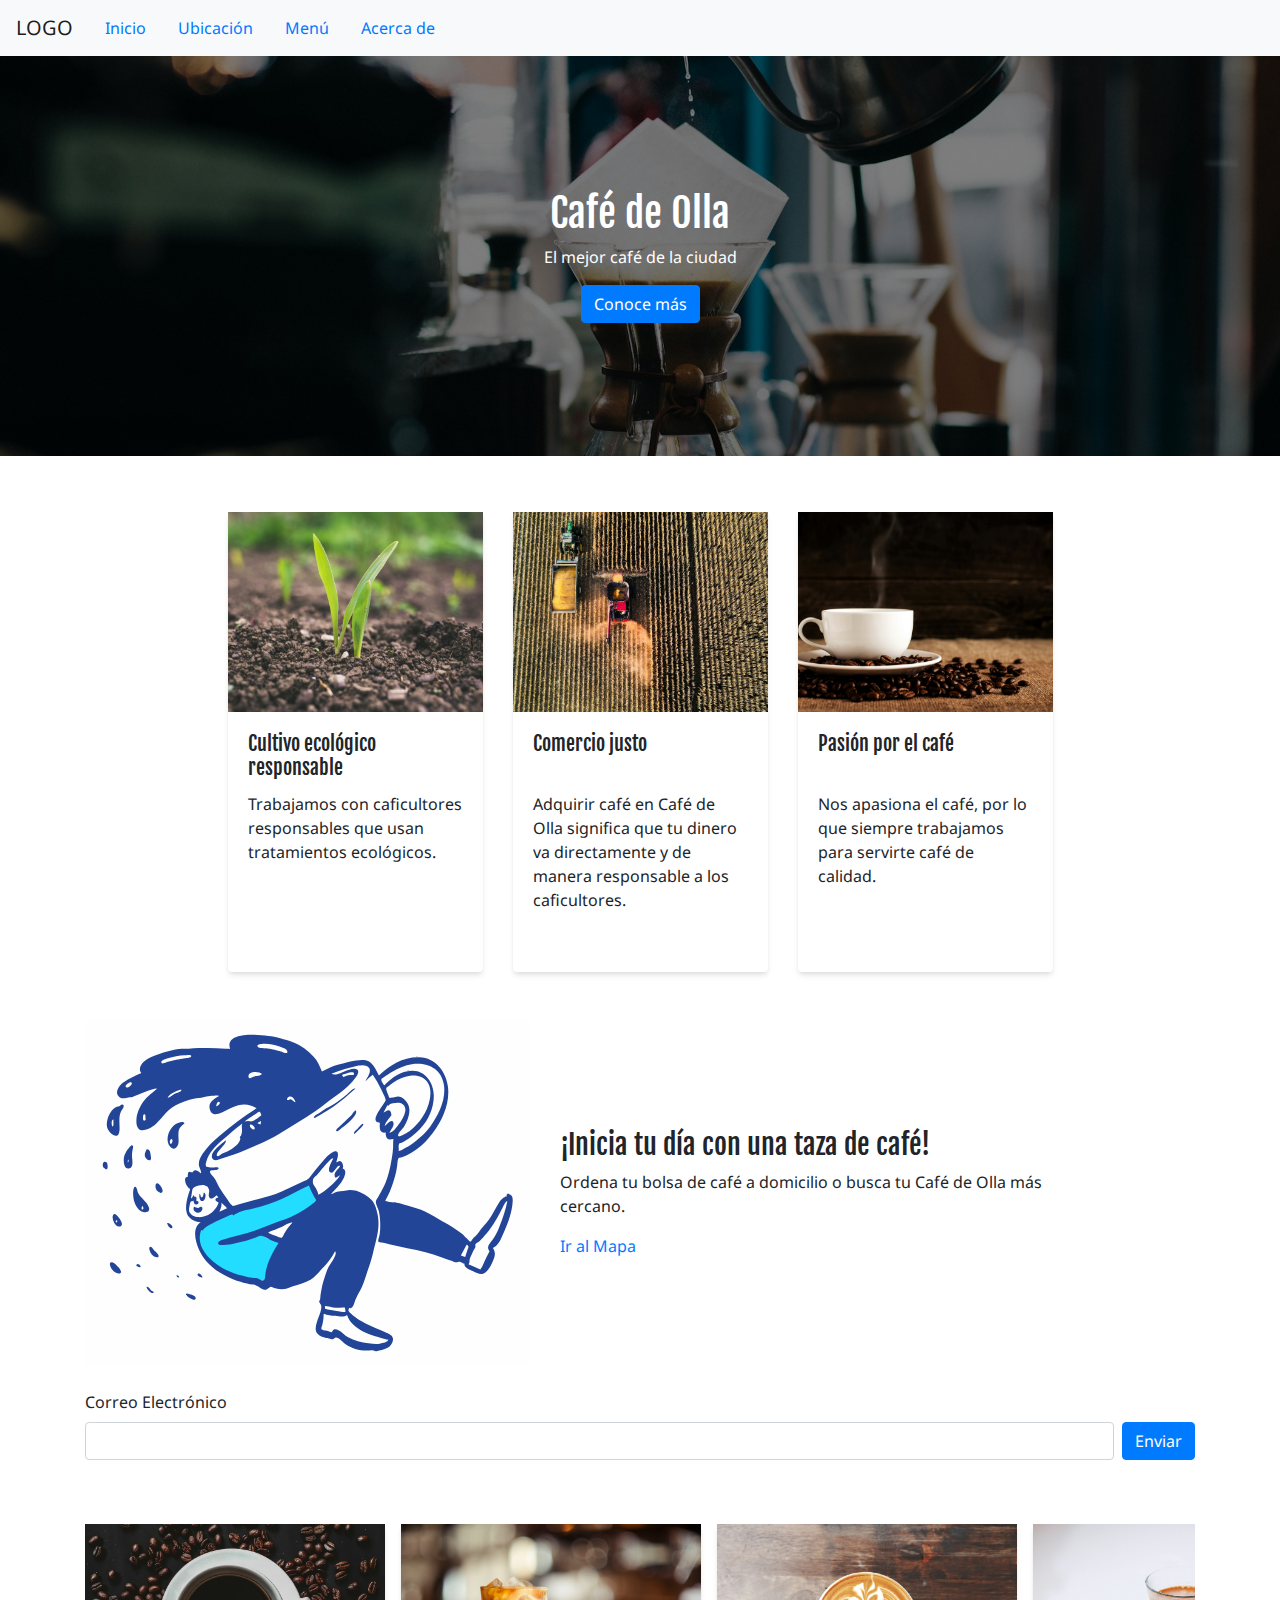
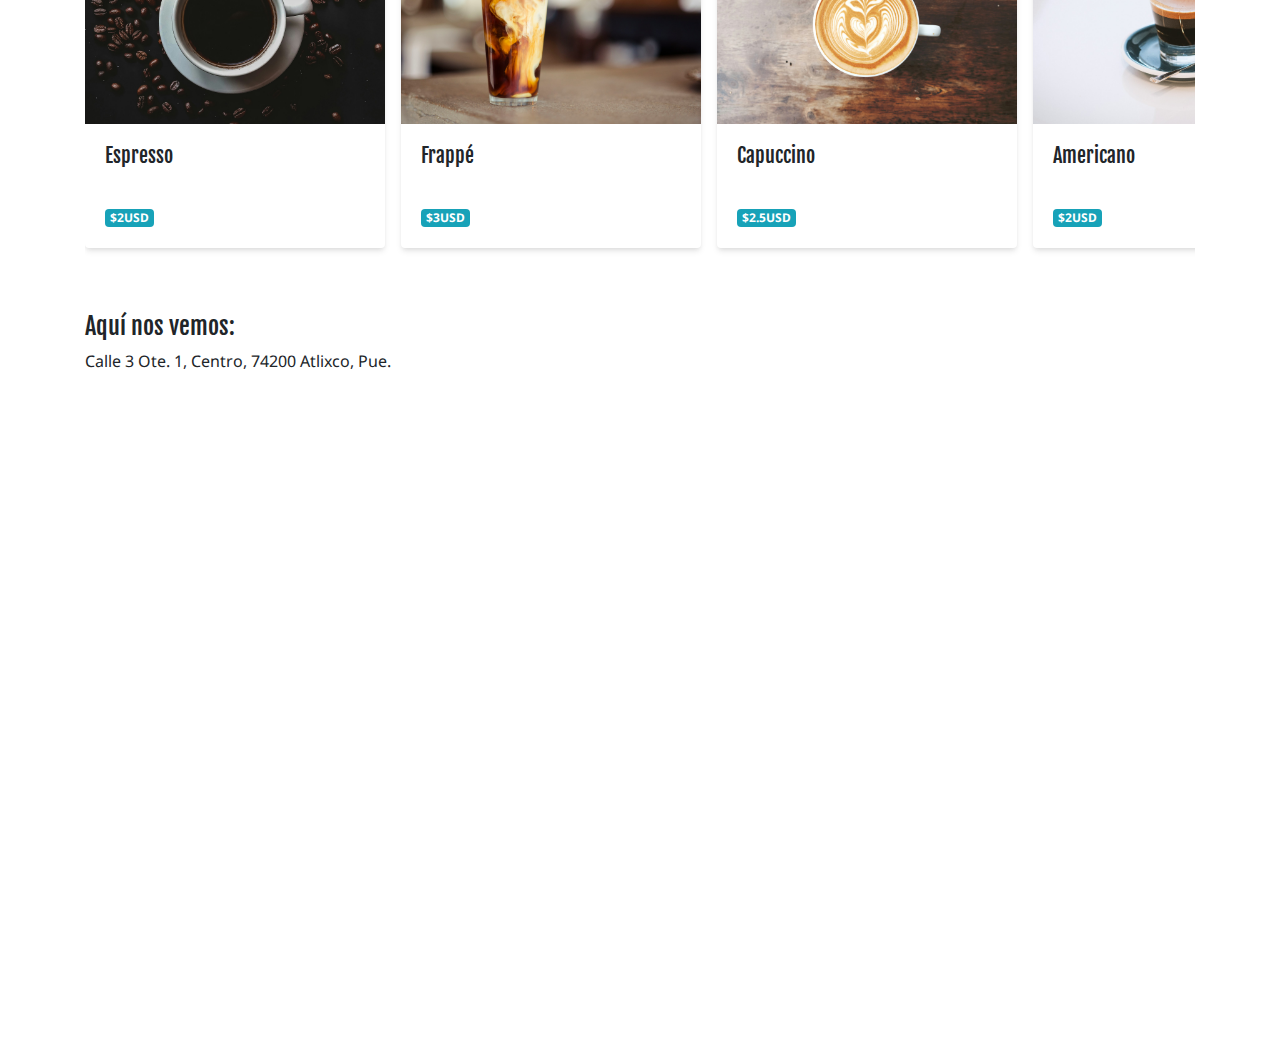
<file: index.html>
<!DOCTYPE html>
<html lang="en">
<head>
    <title>Diego Orzuna Vazquez 5E</title>
    <meta charset="UTF-8">
    <meta http-equiv="X-UA-Compatible" content="IE=edge"/>
    <meta name="viewport" content="width=device-width, initial-scale=1.0">

    <link rel="icon" type="image/x-icon" href="icono.ico">

    <link rel="stylesheet" href="https://cdn.jsdelivr.net/npm/bootstrap@4.3.1/dist/css/bootstrap.min.css" integrity="sha384-ggOyR0iXCbMQv3Xipma34MD+dH/1fQ784/j6cY/iJTQUOhcWr7x9JvoRxT2MZw1T" crossorigin="anonymous">
    <link rel="stylesheet" href="style.css">

    <link href="https://fonts.googleapis.com/css2?family=Fjalla+One&family=Noto+Sans:ital,wght@0,100..900;1,100..900&display=swap" rel="stylesheet">
</head>
<body>
    <header>
        <nav class="navbar navbar-expand-lg navbar-light bg-light">
            <a class="navbar-brand" href="./">LOGO</a>

                <ul class="nav">
                    <li class="nav-item active">
                        <a class="nav-link" href="./">Inicio</a>
                    </li>
                    <li class="nav-item">
                        <a class="nav-link" href="#mapa">Ubicación</a>
                    </li>
                    <li class="nav-item">
                        <a class="nav-link" href="#menu">Menú</a>
                    </li>
                    <li class="nav-item">
                        <a class="nav-link" href="acercade.html">Acerca de</a>
                    </li>
                </ul>
        </nav>
        <div class="cover d-flex justify-content-center align-items-center flex-column">
            <h1>
                Café de Olla
            </h1>
            <p>
                El mejor café de la ciudad
            </p>
            <a href="https://www.elglobo.com.mx/collections/bebidas" class="btn btn-primary">
            Conoce más
            </a>
        </div>
    </header>
    
    <section>
        <div class="container mt-5 mb-5">
            <div class="row justify-content-center">
                <div class="col-12 col-sm-6 col-md-4 col-lg-3 mt-2">
                    <div class="card">
                        <div title="Planta Creciendo" class="cover cover-small" style="background-image: url(carta_1.jpg);">
                        </div>
                        <div class="card-body">
                            <h5 class="card-title">Cultivo ecológico responsable</h5>
                            <p class="card-text">
                                Trabajamos con caficultores responsables que usan tratamientos ecológicos.
                            </p>
                        </div>
                    </div>
                </div>

                <div class="col-12 col-sm-6 col-md-4 col-lg-3 mt-2">
                    <div class="card">
                        <div title="Tractor Trabajando" class="cover cover-small" style="background-image: url(carta_2.jpg);">
                        </div>
                        <div class="card-body">
                            <h5 class="card-title">Comercio justo</h5>
                            <p class="card-text">
                                Adquirir café en Café de Olla significa que tu dinero va directamente y de manera responsable a los caficultores.
                            </p>
                        </div>
                    </div>
                </div>

                <div class="col-12 col-sm-6 col-md-4 col-lg-3 mt-2">
                    <div class="card">
                        <div title="Taza de café" class="cover cover-small" style="background-image: url(carta_3.jpg);">
                        </div>
                        <div class="card-body">
                            <h5 class="card-title">Pasión por el café</h5>
                            <p class="card-text">
                                Nos apasiona el café, por lo que siempre trabajamos para servirte café de calidad.
                            </p>
                        </div>
                    </div>
                </div>

            </div>
        </div>
    </section>

    <section>
        <div class="container mt-5 mb-5">
            <div class="row align-items-center">
                <div class="col-12 col-sm-6 col-lg-5">
                    <img 
                        src="doodle.svg" 
                        alt="Una persona derramando café"
                        class="img-fluid"
                    />
                </div>

                <div class="col-12 col-sm-6">
                    <h3>
                        ¡Inicia tu día con una taza de café!
                    </h3>
                    <p>
                        Ordena tu bolsa de café a domicilio o busca tu Café de Olla más cercano.
                    </p>
                    <a href="#mapa">Ir al Mapa</a>
                </div>
            </div>

            <form action="" class="mt-4">
                <label for="email">Correo Electrónico</label>
                <div class="d-flex">
                    <div class="flex-fill mr-2">
                        <input type="email" id="email" class="form-control" />
                    </div>

                    <button type="submit" class="btn btn-primary">
                        Enviar
                    </button>
                </div> 
            </form>
        </div>
    </section>

    <section>
        <!-- Tira de productos -->
        <div class="container mt-5 mb-5" id="menu">
            <div class="product-stripe">
                <div class="stripe-container">
                    <div class="card">
                        <div title="Taza de Espresso" 
                        class="cover cover-small" 
                        style="background-image: url(rueda_1.jpg);">
                        </div>
                        <div class="card-body">
                            <h5 class="card-title">Espresso</h5>
                            <span class="badge badge-info">$2USD</span>
                        </div>
                    </div>

                    <div class="card">
                        <div title="Taza de Frappe" 
                        class="cover cover-small" 
                        style="background-image: url(rueda_4.jpg);">
                        </div>
                        <div class="card-body">
                            <h5 class="card-title">Frappé</h5>
                            <span class="badge badge-info">$3USD</span>
                        </div>
                    </div>

                    <div class="card">
                        <div title="Taza de Capuccino" 
                        class="cover cover-small" 
                        style="background-image: url(rueda_2.jpg);">
                        </div>
                        <div class="card-body">
                            <h5 class="card-title">Capuccino</h5>
                            <span class="badge badge-info">$2.5USD</span>
                        </div>
                    </div>

                    <div class="card">
                        <div title="Taza de Americano" 
                        class="cover cover-small" 
                        style="background-image: url(rueda_3.jpg);">
                        </div>
                        <div class="card-body">
                            <h5 class="card-title">Americano</h5>
                            <span class="badge badge-info">$2USD</span>
                        </div>
                    </div>
                </div>
            </div>
        </div>
    </section>

    <!-- Mapa -->
    <section>
        <div class="container mt-5 mb-5" id="mapa">
            <h4>
                Aquí nos vemos:
            </h4>
            <p>
                Calle 3 Ote. 1, Centro, 74200 Atlixco, Pue.
            </p>
            <div class="responsive-iframe">
                <iframe src="https://www.google.com/maps/embed?pb=!1m18!1m12!1m3!1d722.4057524858079!2d-98.43505152399034!3d18.90782674110435!2m3!1f0!2f0!3f0!3m2!1i1024!2i768!4f13.1!3m3!1m2!1s0x85cfb4797ef4e6d9%3A0xe50aa0b71c650e78!2sPARISINA%20ATLIXCO!5e0!3m2!1ses-419!2smx!4v1759539522295!5m2!1ses-419!2smx" width="600" height="450" style="border:0;" allowfullscreen="" loading="lazy" referrerpolicy="no-referrer-when-downgrade"></iframe>
            </div>
        </div>
    </section>
</body>
</html>
</file>
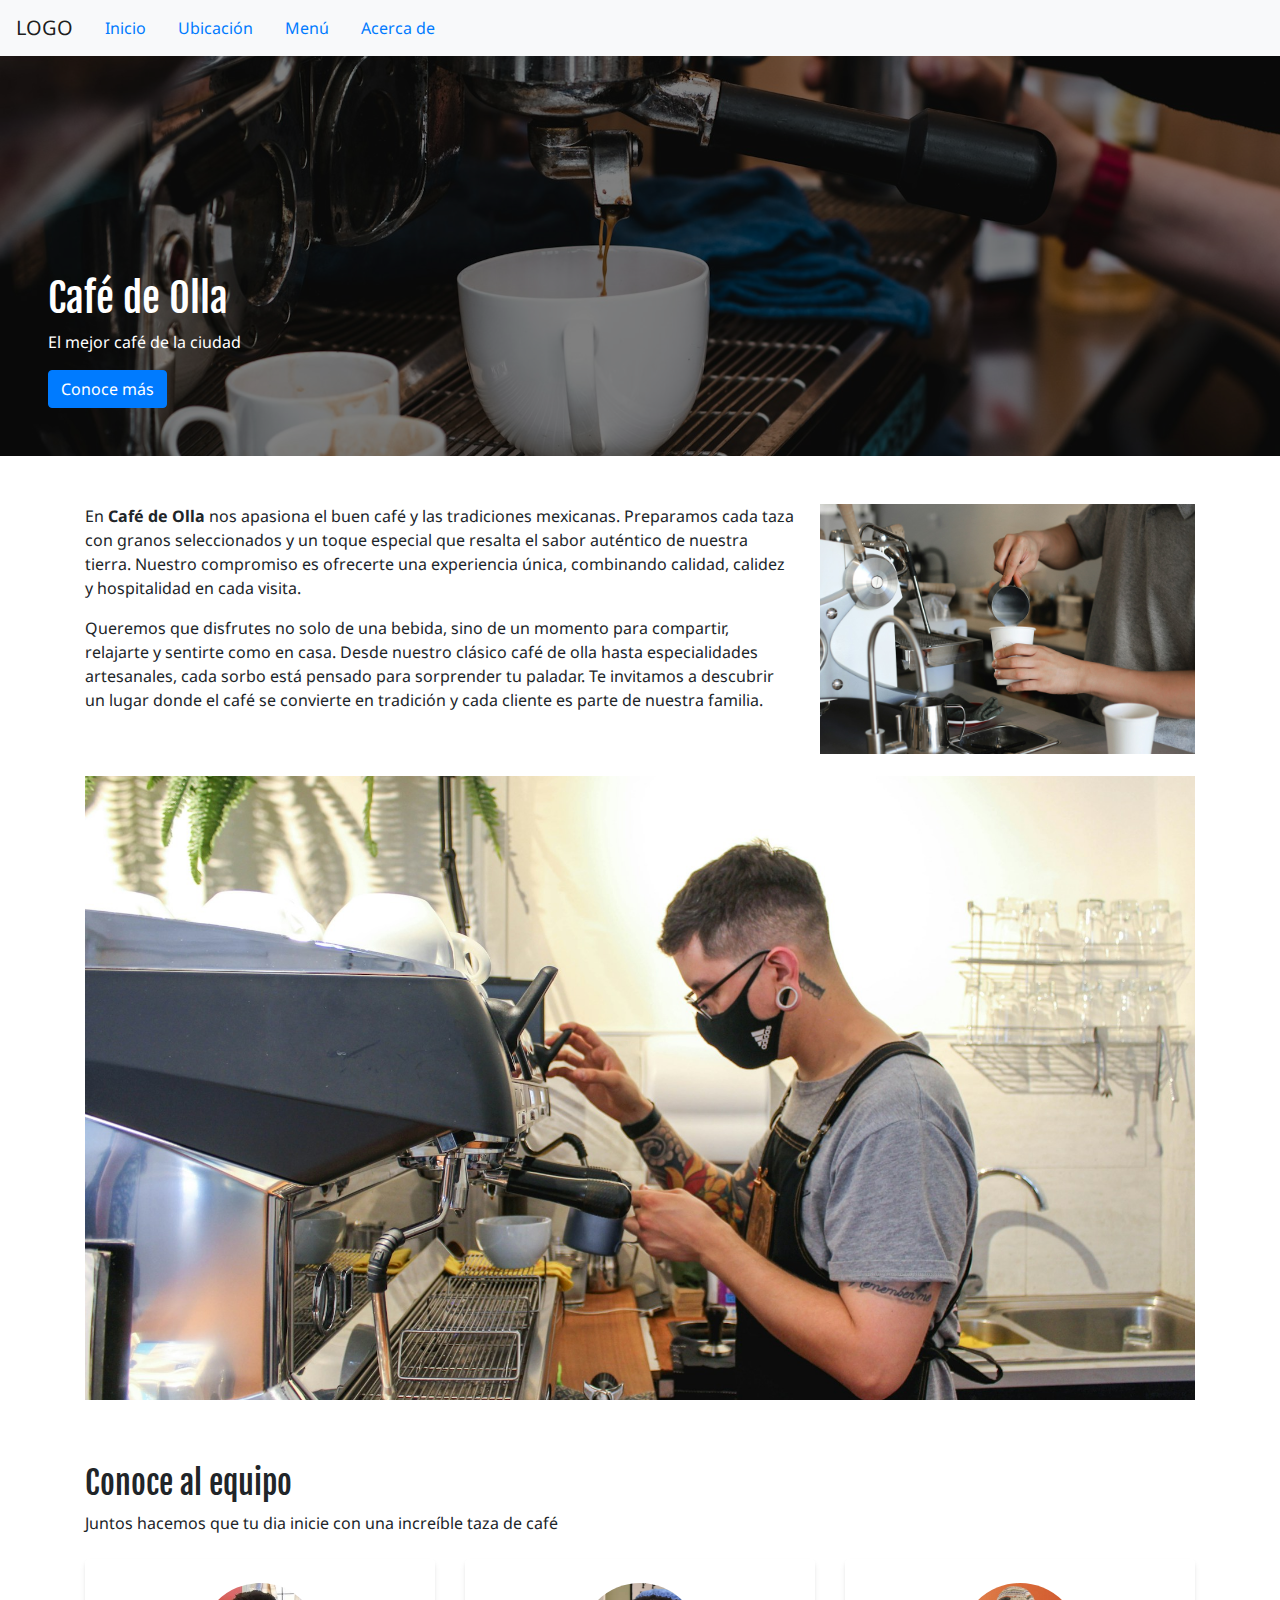
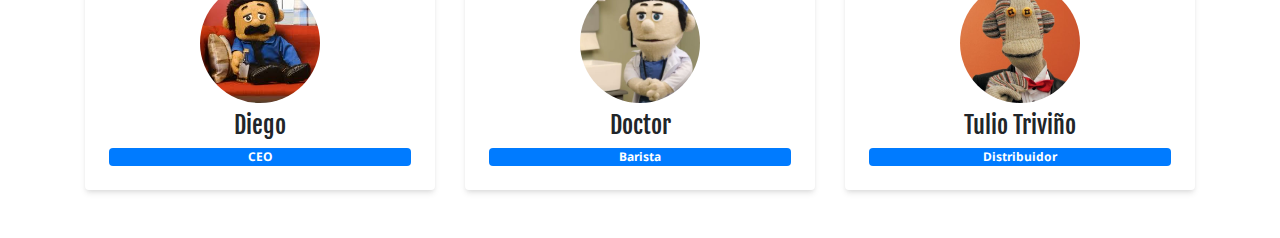
<file: acercade.html>
<!DOCTYPE html>
<html lang="en">
<head>
    <title>Diego Orzuna Vazquez 5E</title>
    <meta charset="UTF-8">
    <meta http-equiv="X-UA-Compatible" content="IE=edge"/>
    <meta name="viewport" content="width=device-width, initial-scale=1.0">
    <link rel="stylesheet" href="">
    <link rel="stylesheet" href="https://cdn.jsdelivr.net/npm/bootstrap@4.3.1/dist/css/bootstrap.min.css" integrity="sha384-ggOyR0iXCbMQv3Xipma34MD+dH/1fQ784/j6cY/iJTQUOhcWr7x9JvoRxT2MZw1T" crossorigin="anonymous">
    <link rel="stylesheet" href="style.css">
    <link href="https://fonts.googleapis.com/css2?family=Fjalla+One&family=Noto+Sans:ital,wght@0,100..900;1,100..900&display=swap" rel="stylesheet">

    <link rel="icon" type="image/x-icon" href="icono.ico">

</head>
<body>
    <header>
        <nav class="navbar navbar-expand-lg navbar-light bg-light">
            <a class="navbar-brand" href="./">LOGO</a>

                <ul class="nav">
                    <li class="nav-item active">
                        <a class="nav-link" href="./">Inicio</a>
                    </li>
                    <li class="nav-item">
                        <a class="nav-link" href="index.html#mapa">Ubicación</a>
                    </li>
                    <li class="nav-item">
                        <a class="nav-link" href="index.html#menu">Menú</a>
                    </li>
                    <li class="nav-item">
                        <a class="nav-link" href="acercade.html">Acerca de</a>
                    </li>
                </ul>
        </nav>
        <div class="cover d-flex justify-content-end align-items-start p-5 flex-column"
        style="background-image: url(acercade.jpg);">
            <h1>
                Café de Olla
            </h1>
            <p>
                El mejor café de la ciudad
            </p>
            <a class="btn btn-primary" href="https://starbucks.com.mx">
                Conoce más
            </a>
        </div>
    </header>
    <section>
        <div class="container mt-5 mb-5">
        <img src="acerca_1.jpg" 
        alt="Barista preparando bebida"
        height="250"
        class="float-right ml-4"/>
        <p>
            En <strong>Café de Olla</strong> nos apasiona el buen café y las tradiciones mexicanas. 
            Preparamos cada taza con granos seleccionados y un toque especial que resalta 
            el sabor auténtico de nuestra tierra. Nuestro   compromiso es ofrecerte una experiencia 
            única, combinando calidad, calidez y hospitalidad en cada visita.
        </p>
        <p>
            Queremos que disfrutes no solo de una bebida, sino de un momento para compartir, 
            relajarte y sentirte como en casa. Desde nuestro clásico café de olla hasta 
            especialidades artesanales, cada sorbo está pensado para sorprender tu paladar. 
            Te invitamos a descubrir un lugar donde el café se convierte en tradición y cada 
            cliente es parte de nuestra familia.
        </p>
    </div>
    </section>
    <section>
        <div class="container mt-5 mb-5">
             <div class="slider">
                <div class="slider-container">
                    <div class="image-container"
                    style="background-image: url(acerca_2.jpg);"
                    title="Barista trabajando">
                    </div>

                    <div class="image-container"
                    style="background-image: url(acerca_3.jpg);"
                    title="Preparacion de capuccino">
                    </div>

                    <div class="image-container"
                    style="background-image: url(acerca_4.jpg);"
                    title="Barista preparando cafe">
                    </div>

                    <div class="image-container"
                    style="background-image: url(acerca_5.jpg);"
                    title="Cafetera en funcionamiento">
                    </div>
                </div>
            </div>
        </div>
    </section>
    <section>
        <div class="container mt-5 mb-5">
            <h2>
                Conoce al equipo
            </h2>
            <p>
                Juntos hacemos que tu dia inicie con una increíble taza de café
            </p>
            <div class="row">
                <div class="col-12 col-sm-6 col-md-4 mt-2">
                    <div class="card p-4 text-center">
                        <div class="avatar rounded-circle inline-block"
                        style="background-image: url(avatar_1.jpg);">
                    </div>
                    <h4 class="mt-2">
                        Diego
                    </h4>
                    <span class="badge badge-primary">CEO</span>
                    </div>
                </div>

                <div class="col-12 col-sm-6 col-md-4 mt-2">
                    <div class="card p-4 text-center">
                        <div class="avatar rounded-circle inline-block"
                        style="background-image: url(avatar_2.jpg);">
                    </div>
                    <h4 class="mt-2">
                        Doctor
                    </h4>
                    <span class="badge badge-primary">Barista</span>
                    </div>
                </div>

                <div class="col-12 col-sm-6 col-md-4 mt-2">
                    <div class="card p-4 text-center">
                        <div class="avatar rounded-circle inline-block"
                        style="background-image: url(avatar_3.jpg);">
                    </div>
                    <h4 class="mt-2">
                        Tulio Triviño
                    </h4>
                    <span class="badge badge-primary">Distribuidor</span>
                    </div>
                </div>
            </div>
        </div>    </section>
</body>
</html>
</file>
<file: style.css>
body{
    margin: 0em;
    font-family: "Noto Sans", sans-serif;
}

h1,h2,h3,h4,h5{
    font-family: "Fjalla One", sans-serif;
}

.cover{
    height: 400px;
    background-image: url(inicio.jpg);
    color: white;
    background-size: cover;
    background-position: center;
    background-color: rgba(0, 0, 0, 0.5);
    background-blend-mode: darken;
}

.cover-small{
    height: 200px;
    background-blend-mode:normal ;
}

.card{
    border:0 !important;
    box-shadow: 0 4px 6px -1px rgba(0, 0, 0, 0.1), 0 2px 4px -1px rgba(0, 0, 0, 0.06);
}

.card-title{
    min-height: 3rem;
}
.card-text{
    min-height: 10rem;
}

.product-stripe, .slider{
    overflow: scroll;
    padding-top: 1rem;
    padding-bottom: 1rem;
}

.stripe-container, .slider-container{
    display: flex;

}

.stripe-container .card{
    width: 300px;
    flex-shrink: 0;
    margin-right: 1rem;
}
.responsive-iframe{
    position: relative;
    padding-top: 56.25%;
}
.responsive-iframe iframe{
    position: absolute;
    top: 0;
    left: 0;
    width: 100%;
    height: 100%;
}

.slider{
    overflow-x: hidden;
    overflow: hidden;
}

.slider-container{
    transform: translateX(0);
    animation: slider 15s infinite;
}

.image-container{
    width: 100%;
    padding-top: 56.25%;
    background-size: cover;
    background-position: center;
    flex-shrink: 0;
}

.avatar{
    width: 120px;
    height: 120px;
    background-size: cover;
    background-position: center;
    display: inline-block;
    margin: 0 auto;
}

@keyframes slider{
    0%{
        transform: translateX(0);
    }

    20%{
        transform: translateX(0);
    }

    25%{
        transform: translateX(-100%);
    }

    45%{
        transform: translateX(-100%);
    }
    50%{
        transform: translateX(-200%);
    }
    70%{
        transform: translateX(-200%);
    }
    75%{
        transform: translateX(-300%);
    }
    95%{
        transform: translateX(-300%);
    }
    100%{
        transform: translateX(0);
    }
}
</file>
